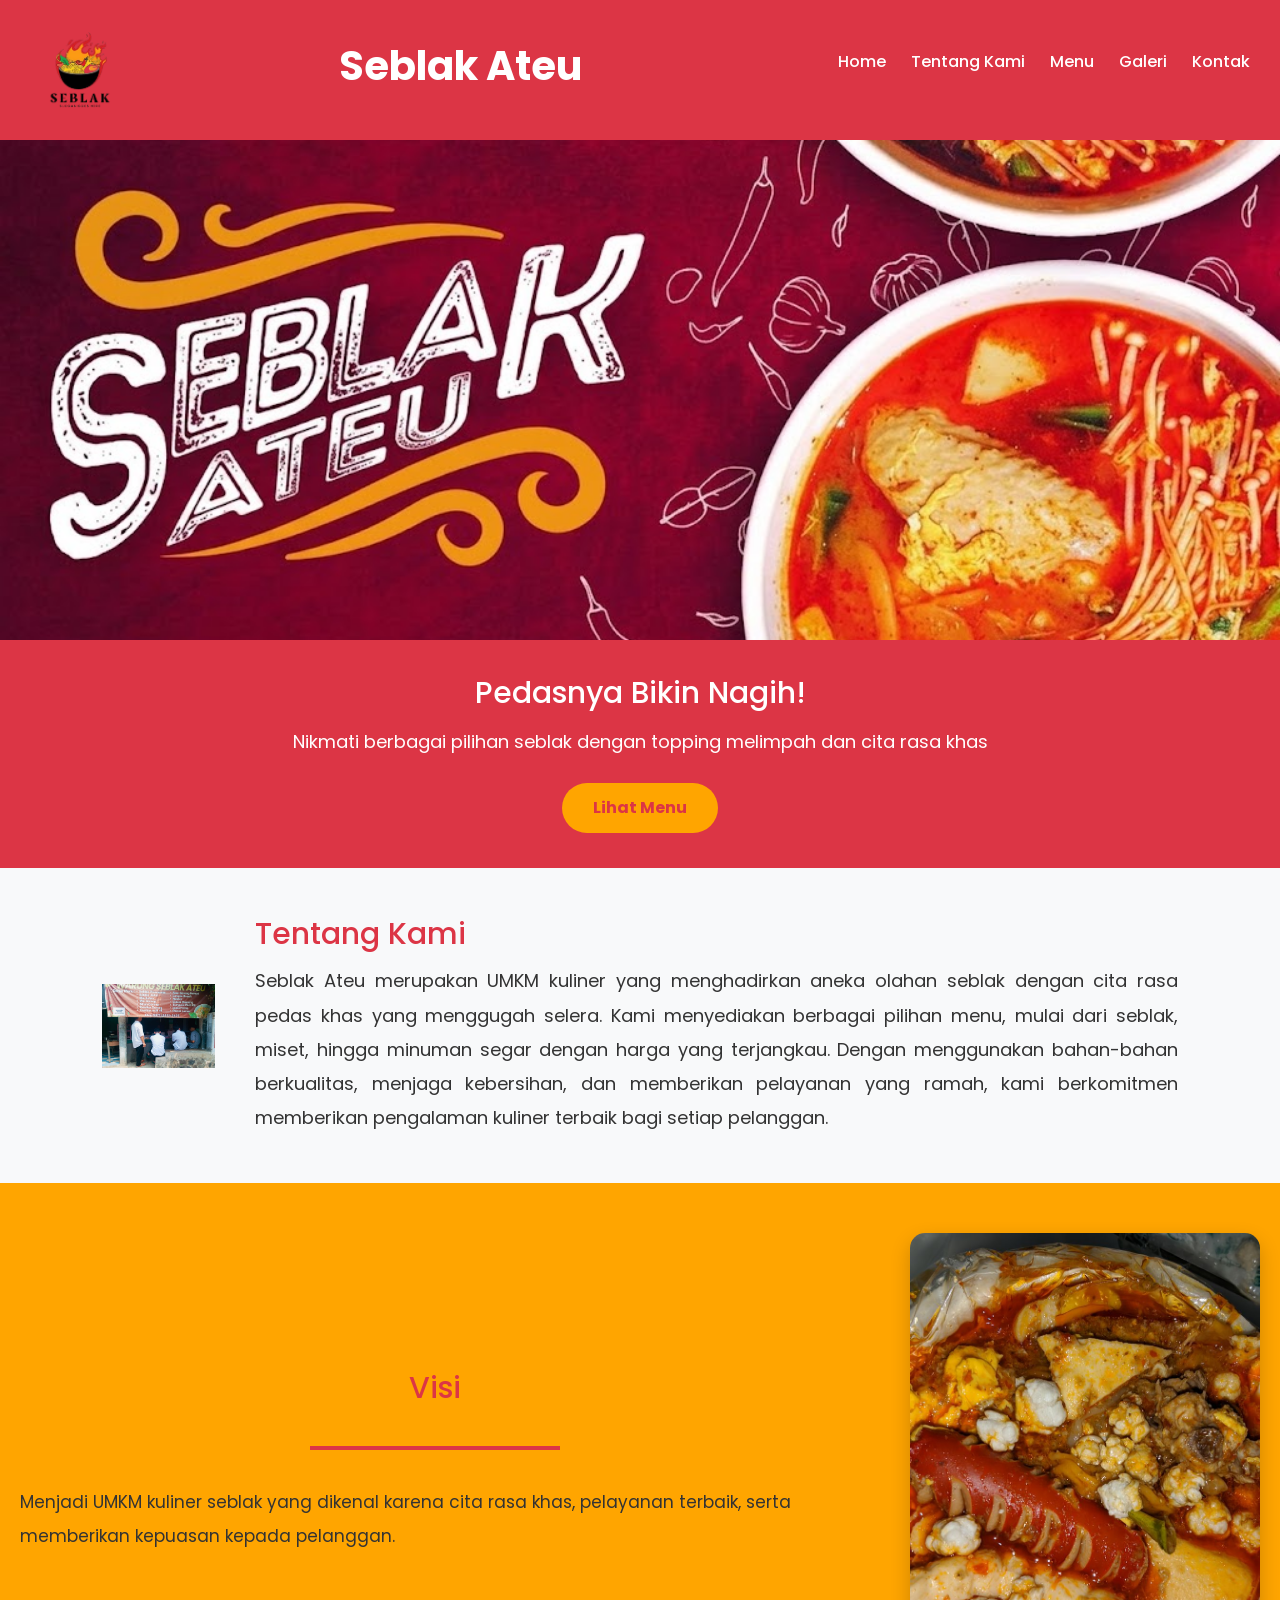
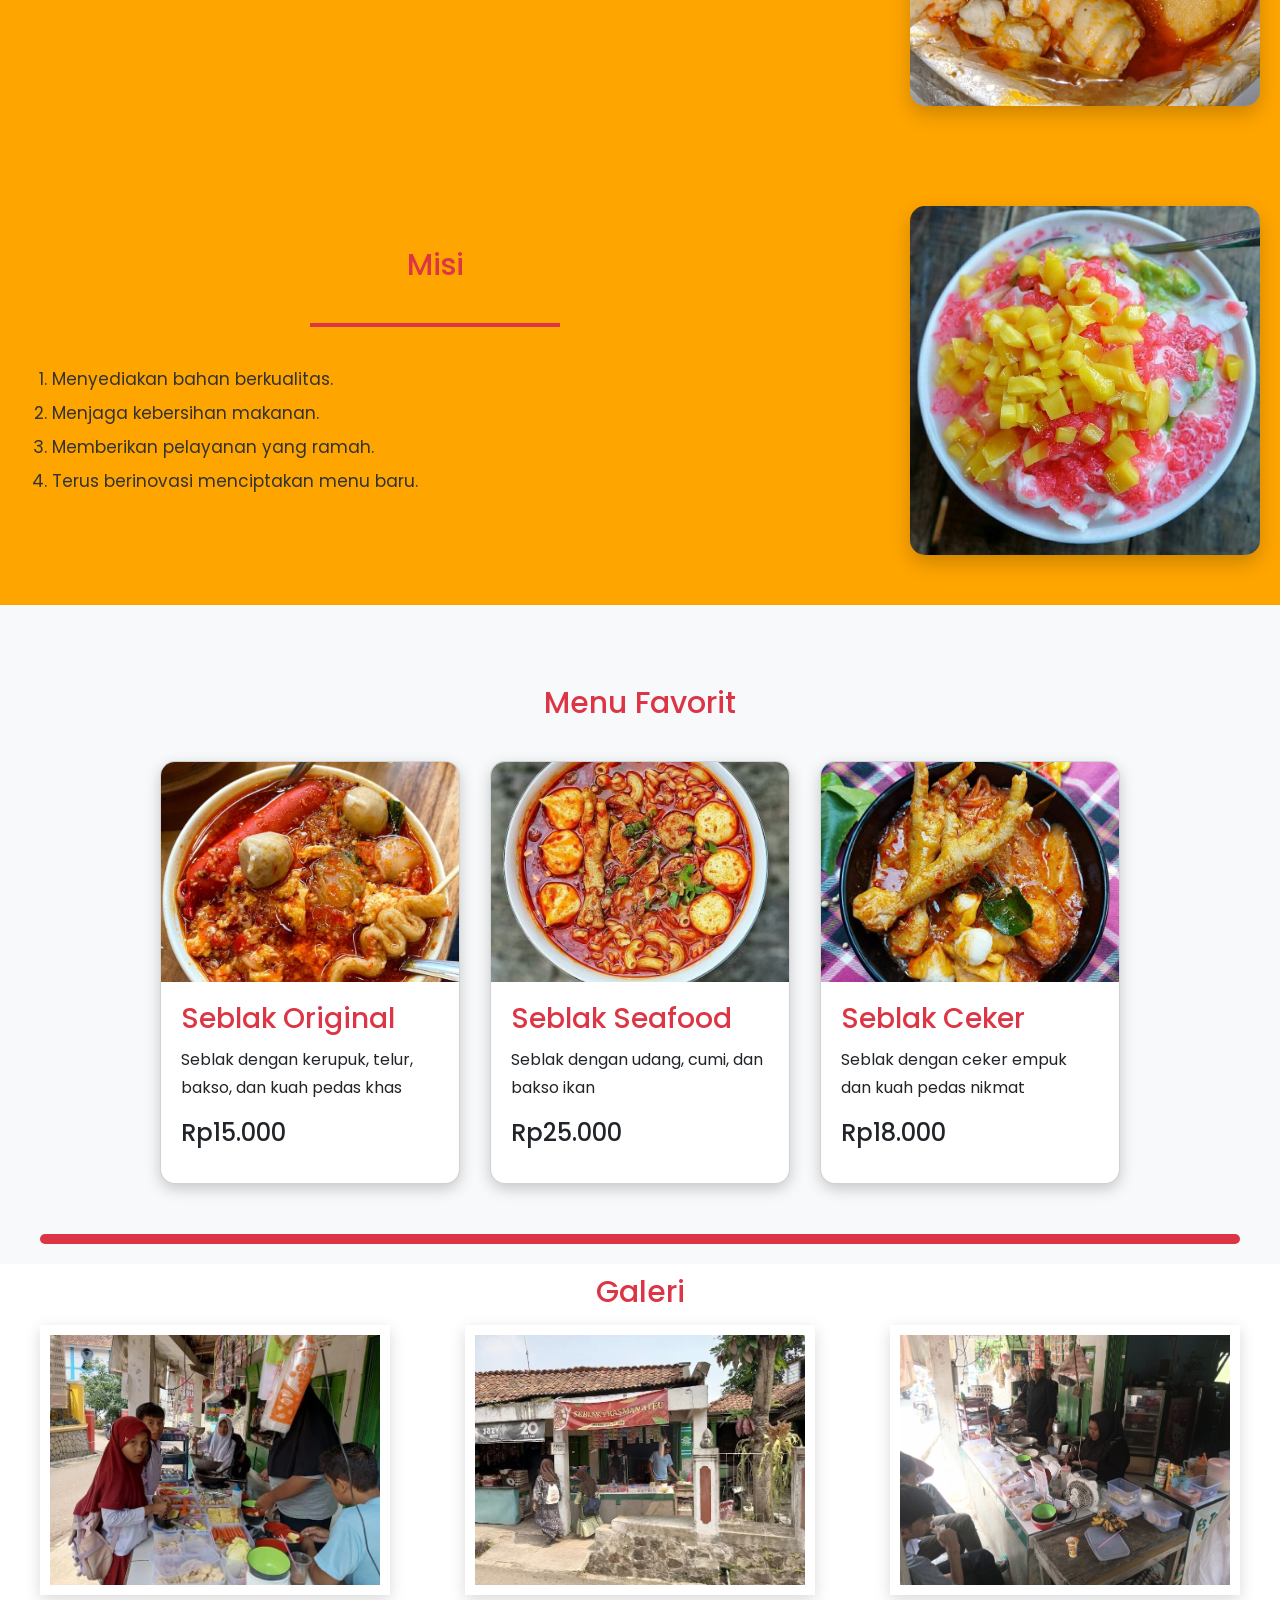
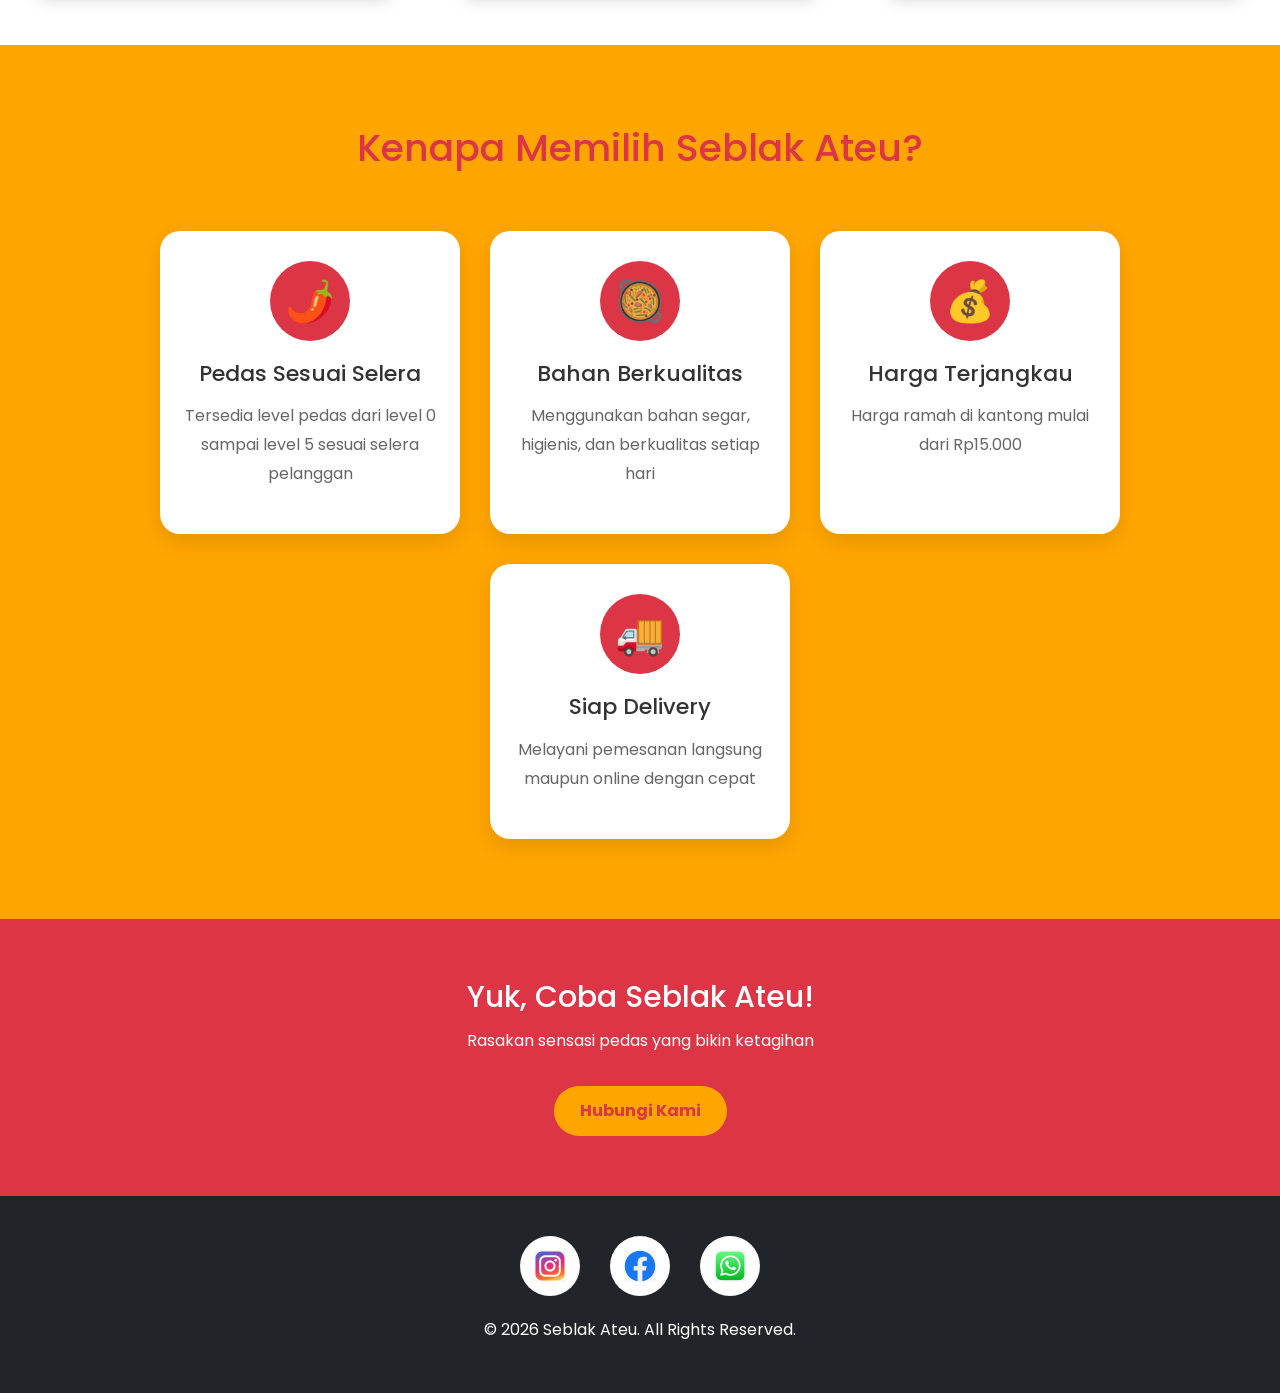
<file: index.html>
<!doctype html>
<html lang="id">
  <head>
    <meta charset="UTF-8" />
    <meta name="viewport" content="width=device-width, initial-scale=1.0" />
    <title>Seblak Ateu</title>

    <link href="https://cdn.jsdelivr.net/npm/bootstrap@5.3.7/dist/css/bootstrap.min.css" rel="stylesheet">

    <link rel="stylesheet" href="style.css" />
  </head>

  <body>
    <header>
      <nav class="navbar">
        <div class="logo">
          <img src="img/logo.png"  class="img-fluid" alt="Logo Seblak Ateu" />
        </div>

        <h1 class="navbar-brand">Seblak Ateu</h1>

        <ul class="nav-menu">
          <li><a href="#home">Home</a></li>
          <li><a href="#tentang">Tentang Kami</a></li>
          <li><a href="menu.html">Menu</a></li>
          <li><a href="#galeri">Galeri</a></li>
          <li><a href="kontak.html">Kontak</a></li>
        </ul>
      </nav>
    </header>

    <main class="container-fluid p-0">
      <section id="home">
        <div class="hero">
          <img src="img/banner.jpg"  class="img-fluid" alt="Banner Seblak" />
        </div>
      </section>
      <section class="hero-info">
        <div class="container">
        <h2>Pedasnya Bikin Nagih!</h2>

        <p>
          Nikmati berbagai pilihan seblak dengan topping melimpah dan cita rasa
          khas
        </p>

        <a href="menu.html" class="btn"> Lihat Menu </a>
      </div>
      </section>

      <section id="tentang" class="container py-5">
        <div class="tentang-container">
          <div class="tentang-gambar">
            <img src="img/suasana.jpeg"  class="img-fluid" alt="Toko Seblak Ateu" />
          </div>

          <div class="tentang-text">
            <h2>Tentang Kami</h2>
            <p>
              Seblak Ateu merupakan UMKM kuliner yang menghadirkan
              aneka olahan seblak dengan cita rasa pedas khas yang
              menggugah selera. Kami menyediakan berbagai pilihan menu,
              mulai dari seblak, miset, hingga minuman segar dengan harga
              yang terjangkau. Dengan menggunakan bahan-bahan
              berkualitas, menjaga kebersihan, dan memberikan pelayanan
              yang ramah, kami berkomitmen memberikan pengalaman kuliner
              terbaik bagi setiap pelanggan.
            </p>
          </div>
        </div>
      </section>

      <section id="visi">
        <div class="visi-container">
          <div class="visi-text">
            <h2>Visi</h2>

            <div class="garis-visi">
            </div>

            <p>
              Menjadi UMKM kuliner seblak yang dikenal karena cita rasa khas,
              pelayanan terbaik, serta memberikan kepuasan kepada pelanggan.
            </p>
          </div>

          <div class="visi-image">
            <img src="img/seblaksosis.jpg" class="img-fluid" alt="Visi Seblak Ateu" />
          </div>
        </div>
      </section>

      <section id="misi">
        <div class="misi-container">
          <div class="misi-text">
            <h2>Misi</h2>

            <div class="garis-visi">
            </div>

            <ol>
              <li>Menyediakan bahan berkualitas.</li>

              <li>Menjaga kebersihan makanan.</li>

              <li>Memberikan pelayanan yang ramah.</li>

              <li>Terus berinovasi menciptakan menu baru.</li>
            </ol>
          </div>

          <div class="misi-image">
            <img src="img/escampur.jpg"  class="img-fluid" alt="Misi Seblak Ateu" />
          </div>
        </div>
      </section>

      <section id="menu-favorit">
        <h2>Menu Favorit</h2>

        <div class="menu-container">
          <article class="card">
            <img src="img/seblakoriginal.jpg"  class="img-fluid" alt="Seblak Original" />

            <div class="card-body">
              <h3 class="card-title">Seblak Original</h3>

              <p>Seblak dengan kerupuk, telur, bakso, dan kuah pedas khas</p>

              <h4>Rp15.000</h4>
            </div>
          </article>

          <article class="card">
            <img src="img/seblakseafood.jpg"  class="img-fluid" alt="Seblak Seafood" />

            <div class="card-body">
              <h3 class="card-title">Seblak Seafood</h3>

              <p>Seblak dengan udang, cumi, dan bakso ikan</p>

              <h4>Rp25.000</h4>
            </div>
          </article>

          <article class="card">
            <img src="img/seblakceker2.jpg"  class="img-fluid" alt="Seblak Ceker" />

            <div class="card-body">
              <h3 class="card-title">Seblak Ceker</h3>

              <p>Seblak dengan ceker empuk dan kuah pedas nikmat</p>

              <h4>Rp18.000</h4>
            </div>
          </article>
        </div>
      </section>

      <section id="galeri">
         <div class="garis"></div>
        <h2>Galeri</h2>
        <div class="gallery-container">
          <div class="gallery-item">
            <img src="img/warungateu.jpeg"  class="img-fluid" alt="Galeri" />
          </div>

          <div class="gallery-item">
            <img src="img/warungateu2.jpeg"  class="img-fluid" alt="Galeri" />
          </div>

          <div class="gallery-item">
            <img src="img/warungateu3.jpeg"  class="img-fluid" alt="Galeri" />
          </div>
        </div>
      </section>

      <section id="keunggulan">
        <div class="container">
          <h2>Kenapa Memilih Seblak Ateu?</h2>

          <div class="keunggulan-container">
            <div class="keunggulan-card">
              <div class="icon">🌶️</div>

              <h3>Pedas Sesuai Selera</h3>

              <p>
                Tersedia level pedas dari level 0 sampai level 5 sesuai selera
                pelanggan
              </p>
            </div>

            <div class="keunggulan-card">
              <div class="icon">🥘</div>

              <h3>Bahan Berkualitas</h3>

              <p>
                Menggunakan bahan segar, higienis, dan berkualitas setiap hari
              </p>
            </div>

            <div class="keunggulan-card">
              <div class="icon">💰</div>

              <h3>Harga Terjangkau</h3>

              <p>Harga ramah di kantong mulai dari Rp15.000</p>
            </div>

            <div class="keunggulan-card">
              <div class="icon">🚚</div>

              <h3>Siap Delivery</h3>

              <p>Melayani pemesanan langsung maupun online dengan cepat</p>
            </div>
          </div>
        </div>
      </section>

      <section id="pesan">
        <h2>Yuk, Coba Seblak Ateu!</h2>

        <p>Rasakan sensasi pedas yang bikin ketagihan</p>

        <a href="kontak.html" class="btn"> Hubungi Kami </a>
      </section>
    </main>

    <footer>
     <div class="social-icons">

        <div class="social-icon">
            <img src="img/instagram.jpeg" alt="Instagram">
        </div>

        <div class="social-icon">
            <img src="img/facebook.jpeg" alt="Facebook">
        </div>

        <a href="https://wa.me/6282258330405" class="social-icon" target="_blank">
    <img src="img/whatsapp.jpeg" alt="WhatsApp">
</a>

    </div>
      <p>© 2026 Seblak Ateu. All Rights Reserved.</p>
    </footer>
    <script src="https://cdn.jsdelivr.net/npm/bootstrap@5.3.7/dist/js/bootstrap.bundle.min.js"></script>
    <script src="main.js"></script>
  </body>
</html>
</file>
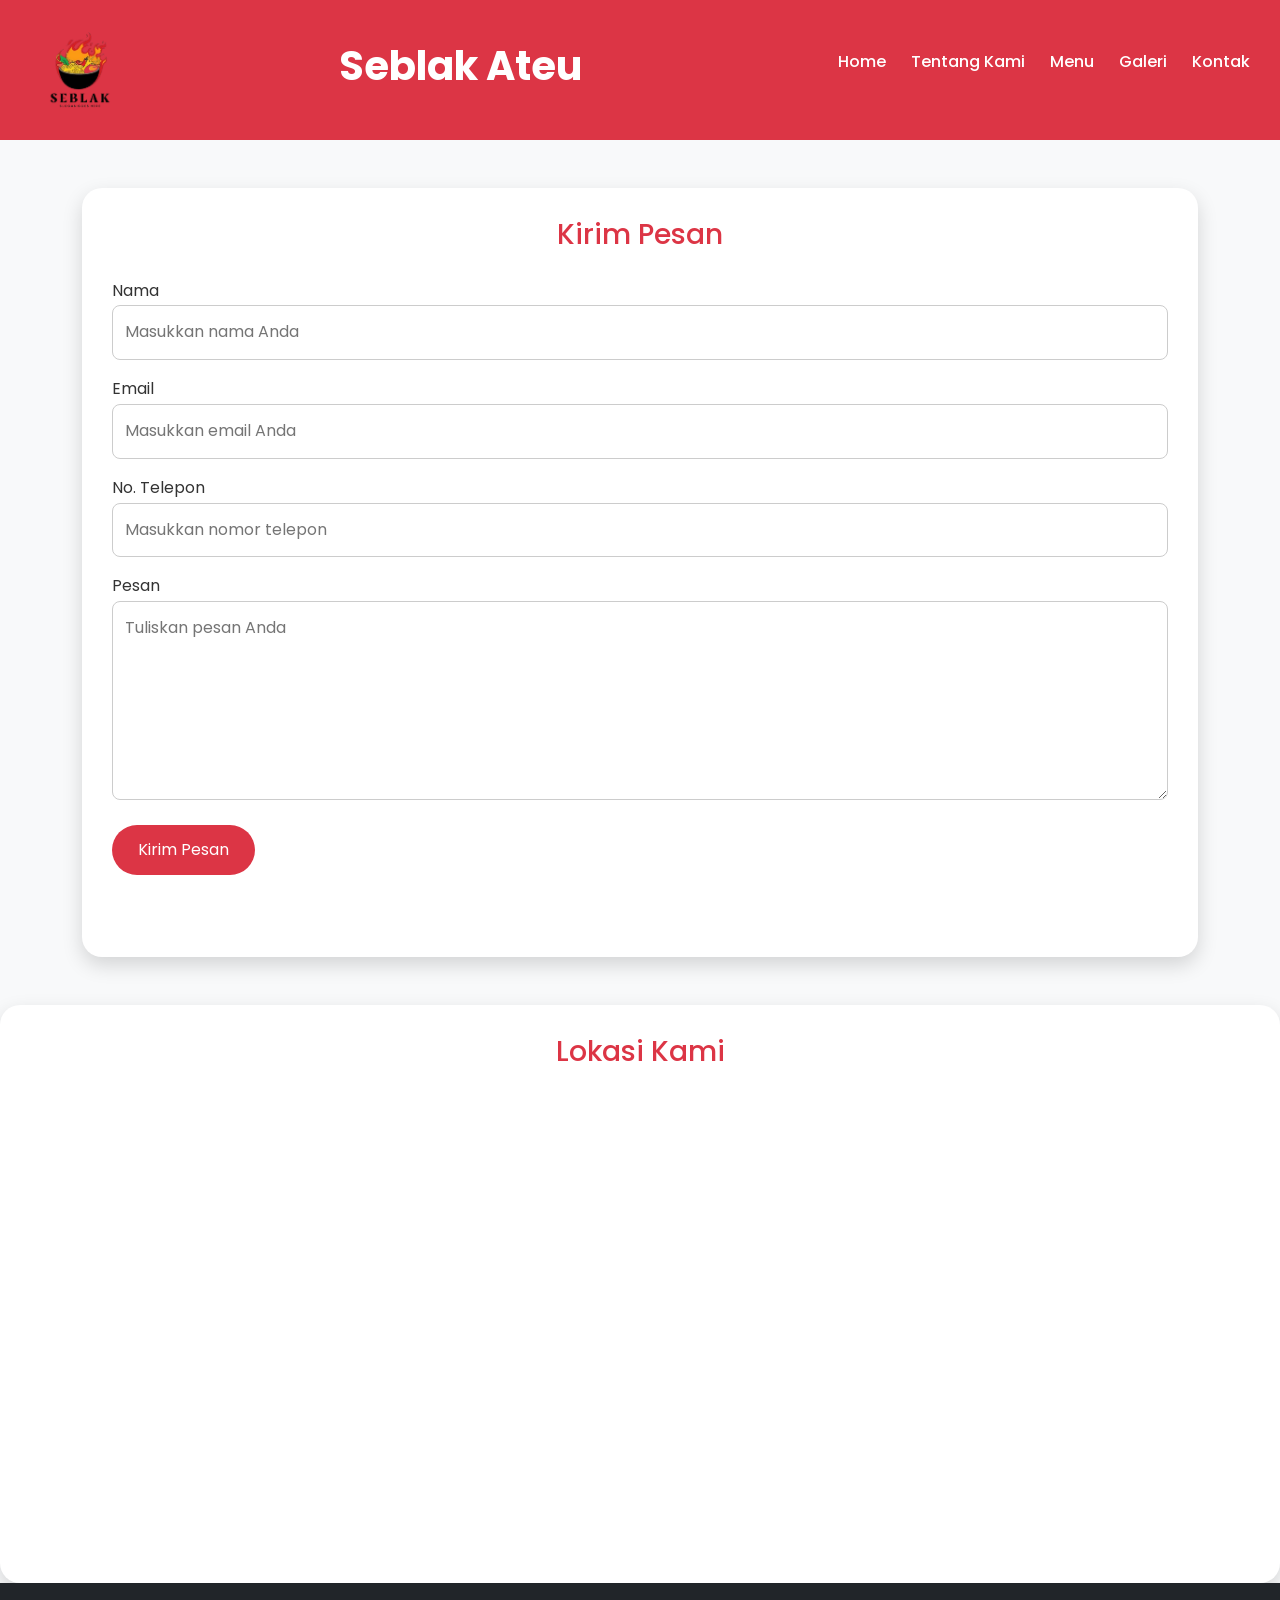
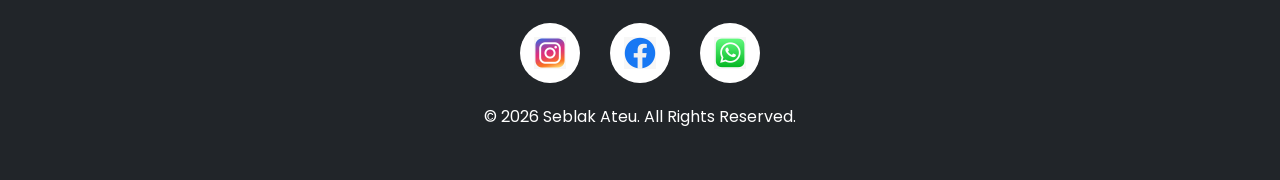
<file: kontak.html>
<!doctype html>
<html lang="en">
  <head>
    <meta charset="UTF-8" />
    <meta name="viewport" content="width=device-width, initial-scale=1.0" />
    <title>Seblak Ateu</title>

    <link
      href="https://cdn.jsdelivr.net/npm/bootstrap@5.3.7/dist/css/bootstrap.min.css"
      rel="stylesheet"
    />

    <link
      rel="stylesheet"
      href="https://cdn.jsdelivr.net/npm/bootstrap-icons@1.13.1/font/bootstrap-icons.min.css"
    />

    <link rel="stylesheet" href="style.css" />
  </head>

  <body>
    <header>
      <nav class="navbar">
        <div class="logo">
          <img src="img/logo.png" alt="Logo Seblak Ateu" />
        </div>

        <h1 class="navbar-brand">Seblak Ateu</h1>

        <ul class="nav-menu">
          <li><a href="index.html#home">Home</a></li>
          <li><a href="index.html#tentang">Tentang Kami</a></li>
          <li><a href="menu.html">Menu</a></li>
          <li><a href="index.html#galeri">Galeri</a></li>
          <li><a href="kontak.html">Kontak</a></li>
        </ul>
      </nav>
    </header>

    <main>
      <section id="contact" class="container py-5">
        <div class="contact-container">
          <div class="contact-form">
            <h3>Kirim Pesan</h3>

            <form id="formPesan">
              <label for="nama">Nama</label>

              <input
                type="text"
                id="nama"
                name="nama"
                placeholder="Masukkan nama Anda"
              />

              <label for="email">Email</label>

              <input
                type="email"
                id="email"
                name="email"
                placeholder="Masukkan email Anda"
              />

              <label for="telepon">No. Telepon</label>

              <input
                type="tel"
                id="telepon"
                name="telepon"
                placeholder="Masukkan nomor telepon"
              />

              <label for="pesankontak">Pesan</label>

              <textarea
                id="pesankontak"
                name="pesankontak"
                rows="6"
                placeholder="Tuliskan pesan Anda"
              ></textarea>

              <button type="submit" class="btn">Kirim Pesan</button>
              <p id="hasil" class="form-feedback" aria-live="polite"></p>
            </form>
          </div>
        </div>
      </section>
    </main>

    <div class="contact-map">
      <h3>Lokasi Kami</h3>

      <iframe
        src="https://www.google.com/maps?q=-6.5504397,107.4223226&z=15&output=embed"
        width="100%"
        height="450"
        style="border: 0"
        allowfullscreen=""
        loading="lazy"
        
        referrerpolicy="no-referrer-when-downgrade"
        title="Lokasi Seblak Ateu"
      >
      </iframe>
    </div>

    <footer>
      <div class="social-icons">
        <div class="social-icon">
          <img src="img/instagram.jpeg" alt="Instagram" />
        </div>

        <div class="social-icon">
          <img src="img/facebook.jpeg" alt="Facebook" />
        </div>

        <a href="https://wa.me/082258330405" class="social-icon" target="_blank">
    <img src="img/whatsapp.jpeg" alt="WhatsApp">
</a>
      </div>
      <p>© 2026 Seblak Ateu. All Rights Reserved.</p>
    </footer>
    <script src="https://cdn.jsdelivr.net/npm/bootstrap@5.3.7/dist/js/bootstrap.bundle.min.js"></script>
    <script src="main.js"></script>
  </body>
</html>
</file>
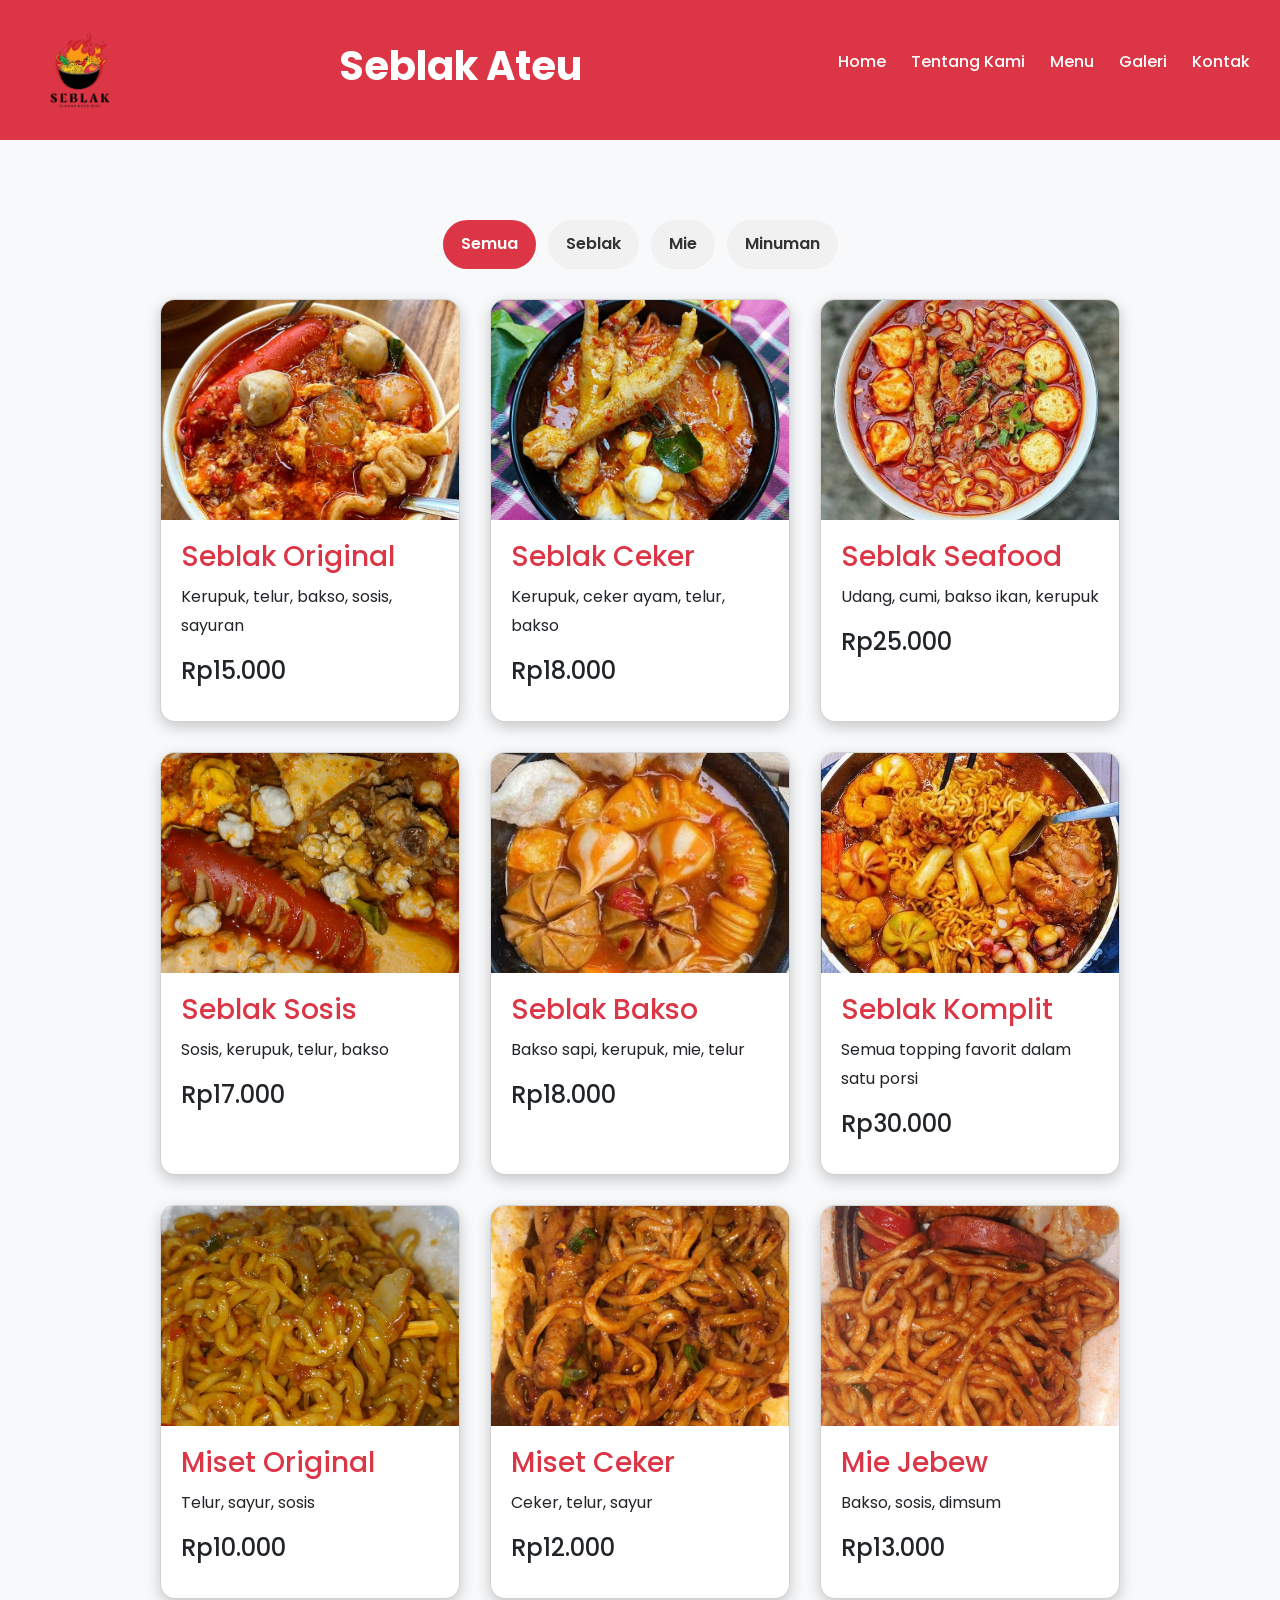
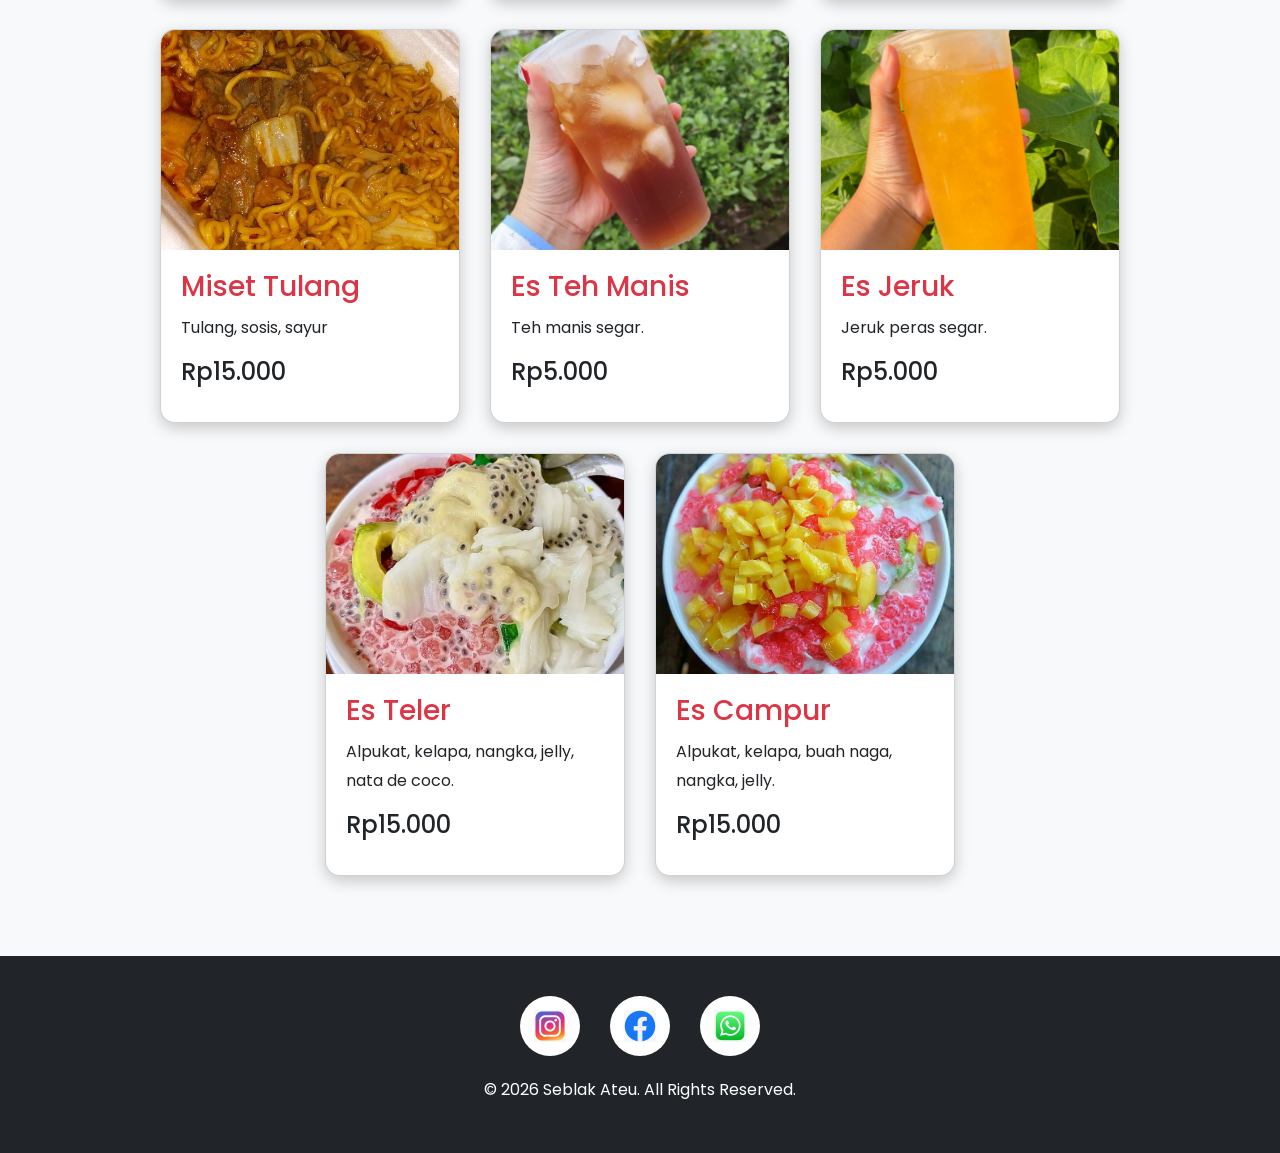
<file: menu.html>
<!doctype html>
<html lang="en">
  <head>
    <meta charset="UTF-8" />
    <meta name="viewport" content="width=device-width, initial-scale=1.0" />
    <title>Seblak Ateu</title>

    <link
      href="https://cdn.jsdelivr.net/npm/bootstrap@5.3.7/dist/css/bootstrap.min.css"
      rel="stylesheet"
    />

    <link
      rel="stylesheet"
      href="https://cdn.jsdelivr.net/npm/bootstrap-icons@1.13.1/font/bootstrap-icons.min.css"
    />

    <link rel="stylesheet" href="style.css" />
  </head>

  <body>
    <header>
      <nav class="navbar">
        <div class="logo">
          <img src="img/logo.png" alt="Logo Seblak Ateu" />
        </div>

        <h1 class="navbar-brand">Seblak Ateu</h1>

        <ul class="nav-menu">
          <li><a href="index.html#home">Home</a></li>
          <li><a href="index.html#tentang">Tentang Kami</a></li>
          <li><a href="menu.html">Menu</a></li>
          <li><a href="index.html#galeri">Galeri</a></li>
          <li><a href="kontak.html">Kontak</a></li>
        </ul>
      </nav>
    </header>

    <main>
      <section id="menu">
        <div class="filter-buttons">
          <button class="filter-btn active" type="button" data-filter="all">
            Semua
          </button>
          <button class="filter-btn" type="button" data-filter="seblak">
            Seblak
          </button>
          <button class="filter-btn" type="button" data-filter="mie">
            Mie
          </button>
          <button class="filter-btn" type="button" data-filter="minuman">
            Minuman
          </button>
        </div>

        <div class="menu-container">
          <article class="card produk" data-kategori="seblak">
            <img src="img/seblakoriginal.jpg" alt="Seblak Original" />
            <div class="card-body">
              <h3 class="card-title">Seblak Original</h3>
              <p>Kerupuk, telur, bakso, sosis, sayuran</p>
              <h4>Rp15.000</h4>
            </div>
          </article>

          <article class="card produk" data-kategori="seblak">
            <img src="img/seblakceker2.jpg" alt="Seblak Ceker" />
            <div class="card-body">
              <h3 class="card-title">Seblak Ceker</h3>
              <p>Kerupuk, ceker ayam, telur, bakso</p>
              <h4>Rp18.000</h4>
            </div>
          </article>

          <article class="card produk" data-kategori="seblak">
            <img src="img/seblakseafood.jpg" alt="Seblak Seafood" />
            <div class="card-body">
              <h3 class="card-title">Seblak Seafood</h3>
              <p>Udang, cumi, bakso ikan, kerupuk</p>
              <h4>Rp25.000</h4>
            </div>
          </article>

          <article class="card produk" data-kategori="seblak">
            <img src="img/seblaksosis.jpg" alt="Seblak Sosis" />
            <div class="card-body">
              <h3 class="card-title">Seblak Sosis</h3>
              <p>Sosis, kerupuk, telur, bakso</p>
              <h4>Rp17.000</h4>
            </div>
          </article>

          <article class="card produk" data-kategori="seblak">
            <img src="img/seblakbakso2.jpg" alt="Seblak Bakso" />
            <div class="card-body">
              <h3 class="card-title">Seblak Bakso</h3>
              <p>Bakso sapi, kerupuk, mie, telur</p>
              <h4>Rp18.000</h4>
            </div>
          </article>

          <article class="card produk" data-kategori="seblak">
            <img src="img/seblakkomplit3.jpeg" alt="Seblak Komplit" />
            <div class="card-body">
              <h3 class="card-title">Seblak Komplit</h3>
              <p>Semua topping favorit dalam satu porsi</p>
              <h4>Rp30.000</h4>
            </div>
          </article>

          <article class="card produk" data-kategori="mie">
            <img src="img/misetoriginal.jpg" alt="Miset Original" />
            <div class="card-body">
              <h3 class="card-title">Miset Original</h3>
              <p>Telur, sayur, sosis</p>
              <h4>Rp10.000</h4>
            </div>
          </article>

          <article class="card produk" data-kategori="mie">
            <img src="img/misetceker.jpg" alt="Miset Ceker" />
            <div class="card-body">
              <h3 class="card-title">Miset Ceker</h3>
              <p>Ceker, telur, sayur</p>
              <h4>Rp12.000</h4>
            </div>
          </article>

          <article class="card produk" data-kategori="mie">
            <img src="img/miejebew.jpg" alt="Mie Jebew" />
            <div class="card-body">
              <h3 class="card-title">Mie Jebew</h3>
              <p>Bakso, sosis, dimsum</p>
              <h4>Rp13.000</h4>
            </div>
          </article>

          <article class="card produk" data-kategori="mie">
            <img src="img/misettulang.jpg" alt="Miset Tulang" />
            <div class="card-body">
              <h3 class="card-title">Miset Tulang</h3>
              <p>Tulang, sosis, sayur</p>
              <h4>Rp15.000</h4>
            </div>
          </article>

          <article class="card produk" data-kategori="minuman">
            <img src="img/esteh.jpg" alt="Es Teh Manis" />
            <div class="card-body">
              <h3 class="card-title">Es Teh Manis</h3>
              <p>Teh manis segar.</p>
              <h4>Rp5.000</h4>
            </div>
          </article>

          <article class="card produk" data-kategori="minuman">
            <img src="img/esjeruk.jpg" alt="Es Jeruk" />
            <div class="card-body">
              <h3 class="card-title">Es Jeruk</h3>
              <p>Jeruk peras segar.</p>
              <h4>Rp5.000</h4>
            </div>
          </article>

          <article class="card produk" data-kategori="minuman">
            <img src="img/esteler.jpg" alt="Es Teler" />
            <div class="card-body">
              <h3 class="card-title">Es Teler</h3>
              <p>Alpukat, kelapa, nangka, jelly, nata de coco.</p>
              <h4>Rp15.000</h4>
            </div>
          </article>

          <article class="card produk" data-kategori="minuman">
            <img src="img/escampur.jpg" alt="Es Campur" />
            <div class="card-body">
              <h3 class="card-title">Es Campur</h3>
              <p>Alpukat, kelapa, buah naga, nangka, jelly.</p>
              <h4>Rp15.000</h4>
            </div>
          </article>
        </div>
      </section>
    </main>

    <footer>
      <div class="social-icons">
        <div class="social-icon">
          <img src="img/instagram.jpeg" alt="Instagram" />
        </div>

        <div class="social-icon">
          <img src="img/facebook.jpeg" alt="Facebook" />
        </div>

        <a href="https://wa.me/6282258330405" class="social-icon" target="_blank">
    <img src="img/whatsapp.jpeg" alt="WhatsApp">
</a>
      </div>
      <p>© 2026 Seblak Ateu. All Rights Reserved.</p>
    </footer>
    <script src="https://cdn.jsdelivr.net/npm/bootstrap@5.3.7/dist/js/bootstrap.bundle.min.js"></script>
    <script src="main.js"></script>
  </body>
</html>
</file>
<file: style.css>
@import url("https://fonts.googleapis.com/css2?family=Poppins:wght@300;400;500;600;700&display=swap");

* {
  margin: 0;
  padding: 0;
  box-sizing: border-box;
}

html {
  scroll-behavior: smooth;
}

body {
  font-family: "Poppins", sans-serif;
  background: #f8f9fa;
  color: #333;
  line-height: 1.8;
}

.navbar {
  margin-bottom: 0;
  display: flex;
  justify-content: space-between;
  align-items: center;
  padding: 20px 30px;
  background: #dc3545;
}

.logo img {
  width: 100px;
  height: auto;
}

.navbar-brand{
    color:white;
    font-size:40px;
    font-weight:bold;
    margin-left:0;
}

.nav-menu {
  display: flex;
  list-style: none;
  gap: 25px;
}

.nav-menu a {
  text-decoration: none;
  color: white;
  font-weight: 500;
}

.nav-menu a:hover {
  color: #ffc107;
}

.hero {
  position: relative;
}

.hero img {
  width: 100%;
  height: 500px;
  object-fit: cover;
  display: block;
}

.hero-info {
  background: #dc3545;
  text-align: center;
  padding: 35px 20px;
}

.hero-info h2 {
  font-size: 30px;
  margin-bottom: 15px;
  color: white;
}

.hero-info p {
  font-size: 18px;
  margin-bottom: 25px;
  color: white;
}

.hero-info .btn {
  background: orange;
  color: #dc3545;
  text-decoration: none;
  padding: 12px 30px;
  border-radius: 30px;
  font-weight: bold;
}

.hero-info .btn:hover {
  background: white;
}

.btn {
  display: inline-block;
  text-decoration: none;
  background: #dc3545;
  color: white;
  padding: 12px 25px;
  border-radius: 30px;
}

.btn:hover {
  background: #dc3545;
}

section {
  padding-top: 80px;
  padding-bottom: 80px;
}

section h2 {
  text-align: center;
  color: #dc3545;
  margin-bottom: 40px;
  font-size: 30px;
}

.filter-buttons {
  display: flex;
  justify-content: center;
  flex-wrap: wrap;
  gap: 12px;
  margin-bottom: 30px;
}

.filter-btn {
  border: none;
  background: #f1f1f1;
  color: #333;
  padding: 10px 18px;
  border-radius: 999px;
  cursor: pointer;
  font-weight: 600;
  transition: 0.3s;
}

.filter-btn:hover,
.filter-btn.active {
  background: #dc3545;
  color: white;
}

.form-feedback {
  min-height: 24px;
  margin-top: 12px;
  font-weight: 600;
}

.contact-form input,
.contact-form textarea {
  width: 100%;
  padding: 12px;
  margin-bottom: 12px;
  border: 1px solid #ced4da;
  border-radius: 8px;
}

.contact-form input:focus,
.contact-form textarea:focus {
  outline: none;
  border-color: green;
  box-shadow: green 0 0 5px;
}

.contact-container{
    display:flex;
    justify-content:space-between;
    gap:40px;
    align-items:stretch;
}

.contact-form,
.contact-map{
    flex:1;
    background:#fff;
    padding:30px;
    border-radius:20px;
    box-shadow:0 8px 20px rgba(0,0,0,.15);
}

.contact-form h3,
.contact-map h3{
    text-align:center;
    color:#dc3545;
    margin-bottom:25px;
}

.contact-form input,
.contact-form textarea{
    width:100%;
    padding:12px;
    border:1px solid #ccc;
    border-radius:8px;
    margin-bottom:15px;
}

.contact-map iframe{
    width:100%;
    height:450px;
    border:none;
    border-radius:15px;
}

#home {
  padding: 0;
}

.tentang-container{
    display:flex;
    align-items:center;
    gap:40px;
    padding:0 20px;
}

.tentang-gambar img{
    width:100%;
    max-width:500px;
    height:auto;
}

.tentang-text{
    display:flex;
    flex-direction:column;
    justify-content:center;
    text-align:justify;
    font-size:18px;
}

.tentang-text h2{
    text-align:left;
    margin-bottom:12px;
}

.tentang-text p{
    margin:0;
    line-height:1.9;
}

#visi,
#misi {
 padding:50px 20px;
  background: orange;
}

.visi-container,
.misi-container {
  display: flex;
  justify-content: space-between;
  align-items: center;
  gap: 60px;
}

.visi-text,
.misi-text {
  flex: 1;
}

.visi-image img,
.misi-image img{
    width:100%;
    max-width:350px;
    height:auto;
  border-radius: 15px;
  box-shadow: 0 8px 20px rgba(0, 0, 0, 0.2);
  text-align:center;
}

.visi-text h2,
.misi-text h2 {
  text-align: center;
  color: #dc3545;
  font-size: 30px;
}

.garis-visi {
  width: 250px;
  margin: 20px auto 35px;
  border-bottom: 4px solid #dc3545;
  text-align: center;
  position: relative;
}

.garis-visi span {
  background: #fff;
  padding: 0 12px;
  position: relative;
  top: 12px;
  color: #dc3545;
  font-size: 22px;
}

.visi-text p,
.misi-text li {
  font-size: 17px;
  line-height: 2;
}

#galeri{
    padding:50px 20px;
    background:#fff;
    text-align:center;
}

#galeri h2{
    font-size:30px;
    color:#dc3545;
    margin-bottom:15px;
}

.judul-garis{
    display:flex;
    justify-content:center;
    align-items:center;
    gap:18px;
    margin-bottom:50px;
}

.judul-garis span{
    width:140px;
    height:3px;
    background:#00bcd4;
}

.judul-garis i{
    font-size:22px;
    color:#00bcd4;
}

.gallery-container{
    display:flex;
    justify-content:center;
    gap:35px;
    flex-wrap:wrap;
}

.gallery-item{
     margin:auto;
    width:100%;
    max-width:350px;
    background:#fff;
    padding:10px;
    box-shadow:0 5px 15px rgba(0,0,0,.15);
    transition:.3s;
}

.gallery-item img{
    width:100%;
    height:250px;
    object-fit:cover;
    display:block;
}

.garis {
  width: 100%;
  max-width: 1200px;
  height: 10px;
  background: #dc3545;
  margin: -80px auto 30px;
  border-radius: 10px;
}

.menu-container {
  display: flex;
  justify-content: center;
  gap: 30px;
  flex-wrap: wrap;
   align-items:stretch;
}

.card {
  width:100%;
  max-width:300px;
  background: white;
  border-radius: 15px;
  overflow: hidden;
  box-shadow: 0 5px 15px rgba(0, 0, 0, 0.2);
  transition: 0.3s;
}

.card:hover {
  transform: translateY(-10px);
}

.card img {
  width: 100%;
  height: 220px;
  object-fit: cover;
}

.card-body {
  padding: 20px;
}

.card-title {
  color: #dc3545;
  margin-bottom: 10px;
}

.card h4 {
  margin: 15px 0;
}

#keunggulan {
  background: orange;
  padding: 80px 0;
  text-align: center;
}

#keunggulan h2 {
  font-size: 38px;
  color: #dc3545;
  margin-bottom: 60px;
}

.keunggulan-container {
  display: flex;
  justify-content: center;
  gap: 30px;
  flex-wrap: wrap;
}

.keunggulan-card {
  width: 100%;
  max-width:300px;
  background: white;
  padding: 30px 20px;
  border-radius: 20px;
  box-shadow: 0 8px 20px rgba(0, 0, 0, 0.1);
  transition: 0.3s;
}

.keunggulan-card:hover {
  box-shadow: 0 15px 30px rgba(0, 0, 0, 0.2);
}

.icon {
  width: 80px;
  height: 80px;
  margin: auto;
  margin-bottom: 20px;
  border-radius: 50%;
  background: #dc3545;
  color: white;
  display: flex;
  justify-content: center;
  align-items: center;
  font-size: 40px;
}

.keunggulan-card h3 {
  margin-bottom: 15px;
  font-size: 22px;
}

.keunggulan-card p {
  color: #666;
  font-size: 16px;
}

#pesan {
  text-align: center;
  background: #dc3545;
  padding: 60px 20px;
}

#pesan h2 {
  margin-bottom: 12px;
  color: white;
}

#pesan p {
  margin-bottom: 30px;
  color: white;
}

#pesan .btn {
  background: orange;
  color: #dc3545;
  font-weight: bold;
}

#pesan .btn:hover {
  background: white;
}

@keyframes bounce {
  0%,
  100% {
    transform: translateY(0);
  }
  50% {
    transform: translateY(-15px);
  }
}

footer {
  background: #212529;
  color: white;
  text-align: center;
  padding: 40px 20px;
}

.social-icons {
  display: flex;
  justify-content: center;
  gap: 30px;
  margin-bottom: 20px;
}

.social-icon {
  display: inline-flex;
  align-items: center;
  justify-content: center;
  width: 60px;
  height: 60px;
  border-radius: 50%;
  background: white;
  text-decoration: none;
  transition: transform 0.3s ease;
}

.social-icon span {
  display: flex;
  align-items: center;
  justify-content: center;
  font-size: 32px;
}

.social-icon:hover {
  background: #bb2d3b;
  transform: scale(1.1);
}

.social-icon:hover{
    background: white;
    transform: translateY(-8px);
}

.social-icon:active{
  transform: translateY(-12px);
}

.social-icon img{
    width:32px;
    height:32px;
    object-fit:contain;
}

footer h3 {
  margin-bottom: 15px;
  font-size: 28px;
}

footer p {
  margin: 8px 0;
}

footer hr {
  width: 300px;
  margin: 25px auto;
  border: 1px solid rgba(255, 255, 255, 0.3);
}

@media (max-width:768px){

    .navbar{
        flex-direction:column;
        gap:15px;
        padding:20px;
    }

    .navbar-brand{
        font-size:30px;
    }

    .nav-menu{
        flex-direction:column;
        align-items:center;
        gap:15px;
        padding-left:0;
    }

    .hero img{
        height:220px;
    }

    .hero-info h2{
        font-size:24px;
    }

    .hero-info p{
        font-size:16px;
    }

    section{
        padding:50px 20px;
    }

    .tentang-container,
    .visi-container,
    .misi-container,
    .contact-container{
        flex-direction:column;
        text-align:center;
    }

    #visi,
    #misi{
        padding:50px 20px;
    }

    .tentang-text{
        text-align:center;
        width:100%;
    }

    .tentang-text h2{
        text-align:center;
    }

    section h2,
    #galeri h2,
    .visi-text h2,
    .misi-text h2{
        font-size:30px;
    }

    .visi-text p,
    .misi-text li{
        font-size:17px;
    }

    .card{
        max-width:100%;
    }

    .keunggulan-card{
        width:100%;
        max-width:300px;
    }
}
</file>
